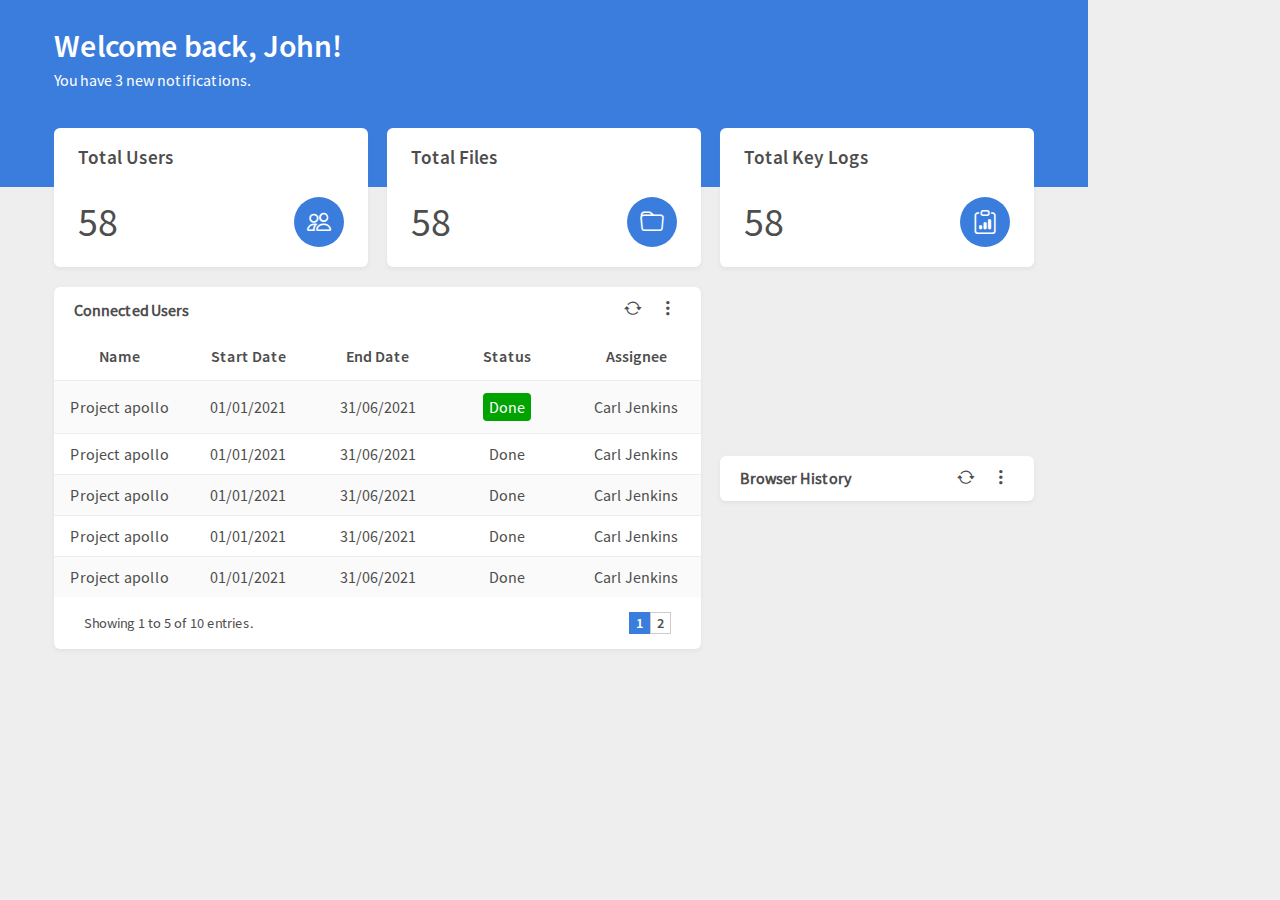
<file: Dashboard/index.html>
<!DOCTYPE html>
<html lang="en">
<head>
    <meta charset="UTF-8" />
    <meta http-equiv="X-UA-Compatible" content="IE=edge" />
    <meta name="viewport" content="width=device-width, initial-scale=1.0" />
    <title>Home</title>
    
    <link rel="stylesheet" href="https://cdn.jsdelivr.net/npm/bootstrap-icons@1.9.1/font/bootstrap-icons.css" />
    <link rel="stylesheet" href="../css/reset.css" />
    <link rel="stylesheet" href="../css/dashboard.css" />

</head>
<body>

<div class="main__section__ctn">

    <div class="dashboard">

        <div class="dashboard__greeting">

            <div class="dashboard__greeting__ctn">
                <h2>Welcome back, John!</h2>
                <h4>You have 3 new notifications.</h4>
            </div>
    
        </div>

        <div class="dashboard__ctn">

            <!-- dashboard box -->
            <div class="dashboard__miniBox">
                
                <div class="dashboard__miniBox__ctn">

                    <div class="dashboard__miniBox__ctn__header">
                        Total Users
                    </div>

                    <div class="dashboard__miniBox__ctn__content">
                        <p>58</p>
                        <figure><i class="bi bi-people"></i></figure>
                    </div>

                </div>

            </div>

            <div class="dashboard__miniBox">
                
                <div class="dashboard__miniBox__ctn">

                    <div class="dashboard__miniBox__ctn__header">
                        Total Files
                    </div>

                    <div class="dashboard__miniBox__ctn__content">
                        <p>58</p>
                        <figure><i class="bi bi-folder"></i></figure>
                    </div>

                </div>

            </div>

            <div class="dashboard__miniBox">
                
                <div class="dashboard__miniBox__ctn">

                    <div class="dashboard__miniBox__ctn__header">
                        Total Key Logs
                    </div>

                    <div class="dashboard__miniBox__ctn__content">
                        <p>58</p>
                        <figure><i class="bi bi-clipboard-data"></i></figure>
                    </div>

                </div>

            </div>

            <!-- dashboard large box -->
            <div class="dashboard__largeBox">

                <div class="dashboard__largeBox__ctn">

                    <div class="dashboard__largeBox__ctn__header">
                        <h4>Connected Users</h4>
                        <div>
                            <button><i class="bi bi-arrow-repeat"></i></button>
                            <button><i class="bi bi-three-dots-vertical"></i></button>
                        </div>
                    </div>

                    <div class="dashboard__largeBox__ctn__content">
                        
                        <div class="dashboard__largeBox__ctn__content__header">
                            <span>Name</span>
                            <span>Start Date</span>
                            <span>End Date</span>
                            <span>Status</span>
                            <span>Assignee</span>
                        </div>
                        <div class="dashboard__largeBox__ctn__content__section">
                            <article>
                                <p>Project apollo</p>
                                <p>01/01/2021</p>
                                <p>31/06/2021</p>
                                <p> <mark>Done</mark>  </p>
                                <p>Carl Jenkins</p>
                            </article>
                            <article>
                                <p>Project apollo</p>
                                <p>01/01/2021</p>
                                <p>31/06/2021</p>
                                <p>Done</p>
                                <p>Carl Jenkins</p>
                            </article>
                            <article>
                                <p>Project apollo</p>
                                <p>01/01/2021</p>
                                <p>31/06/2021</p>
                                <p>Done</p>
                                <p>Carl Jenkins</p>
                            </article>
                            <article>
                                <p>Project apollo</p>
                                <p>01/01/2021</p>
                                <p>31/06/2021</p>
                                <p>Done</p>
                                <p>Carl Jenkins</p>
                            </article>
                            <article>
                                <p>Project apollo</p>
                                <p>01/01/2021</p>
                                <p>31/06/2021</p>
                                <p>Done</p>
                                <p>Carl Jenkins</p>
                            </article>
                        </div>

                    </div>

                    <div class="dashboard__largeBox__ctn__footer">
                        <p>Showing 1 to 5 of 10 entries.</p>
                        <div>
                            <button style="background-color:#3b7ddd; color:#fff; border-color:#3b7ddd; ">1</button>
                            <button>2</button>
                        </div>
                    </div>

                </div>

            </div>

            <!-- dashboard graphic box -->
            <div class="dashboard__graphicBox">
                <div class="dashboard__graphicBox__ctn">

                    <div class="dashboard__graphicBox__ctn__header">

                        <h4>Browser History</h4>

                        <div>
                            <button><i class="bi bi-arrow-repeat"></i></button>
                            <button><i class="bi bi-three-dots-vertical"></i></button>
                        </div>

                    </div>

                </div>
            </div>

        </div>

    </div>

</div>

    

</body>
</html>
</file>
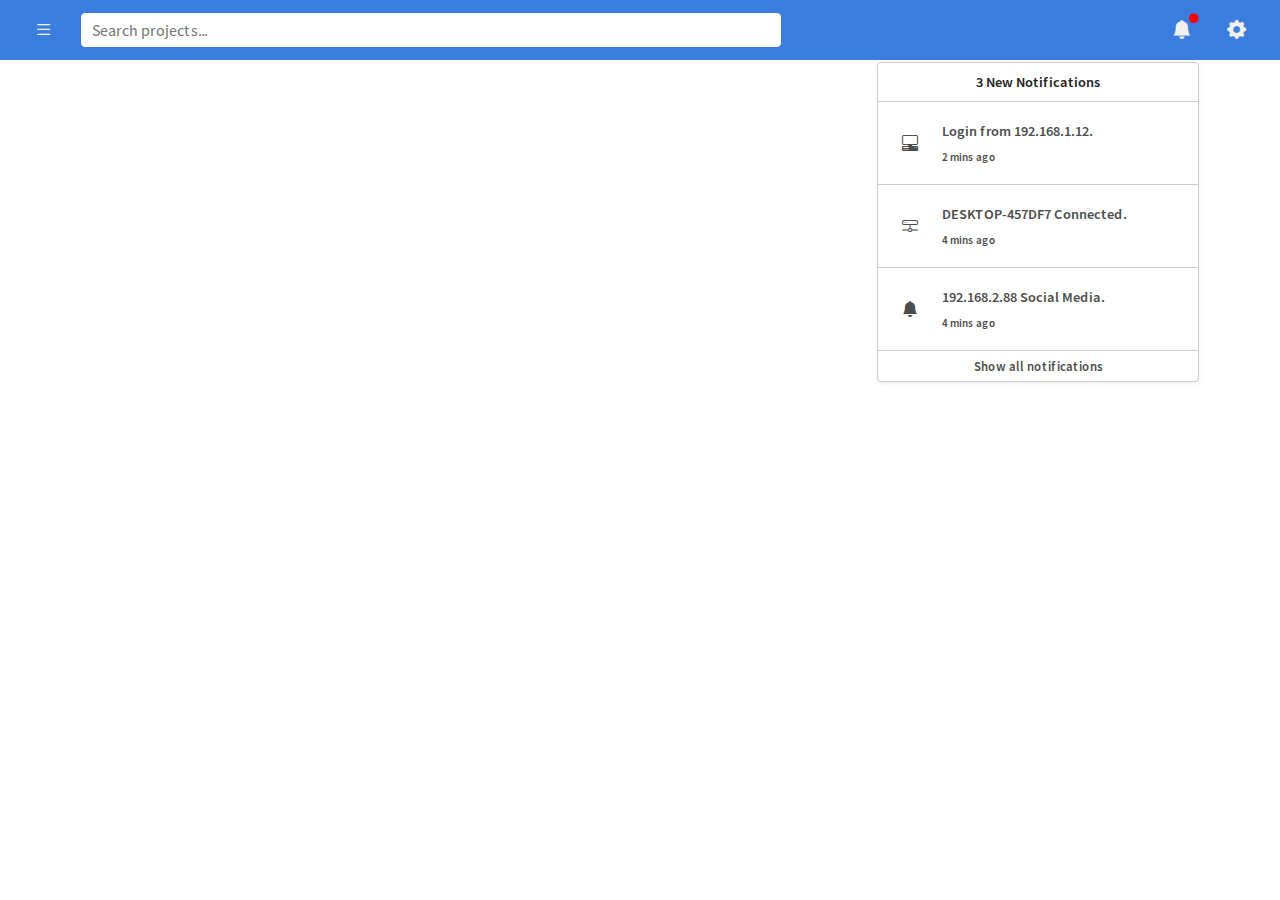
<file: Header/index.html>
<!DOCTYPE html>
<html lang="en">
<head>
    <meta charset="UTF-8" />
    <meta http-equiv="X-UA-Compatible" content="IE=edge" />
    <meta name="viewport" content="width=device-width, initial-scale=1.0" />
    <title>Document</title>

    <link rel="stylesheet" href="https://cdn.jsdelivr.net/npm/bootstrap-icons@1.9.1/font/bootstrap-icons.css" />
    <link rel="stylesheet" href="../css/reset.css" />
    <link rel="stylesheet" href="../css/header.css" />

</head>
<body>
    
    <header class="main__header">

        <div class="main__header__container">

            <div class="main__header__container__hideSearch">

                <div class="main__header__container__hideSearch__buttons">
                    <button id="btn_hide">
                        <i class="bi bi-list"></i>
                    </button>
                    <button id="btn_hide_responsive">
                        <i class="bi bi-list"></i>
                    </button>
                </div>

                <div class="main__header__container__hideSearch__search">
                    <input type="search" placeholder="Search projects..." />
                </div>
                
            </div>

            <div class="main__header__container__settings">
                <button>
                    <span><i class="bi bi-dot" style="color:red;"></i></span>
                    <i class="bi bi-bell-fill"></i>

                    <div id="dropdown__notifications" class="main__header__container__settings__dropdownNotifications">
                        <header>
                            3 New Notifications
                        </header>
                        <section>
                            <a href="#link1">
                                <i class="bi bi-pc-display-horizontal"></i>
                                <article>
                                    <p>Login from 192.168.1.12.</p>
                                    <time>2 mins ago</time>
                                </article>
                            </a>
                            <a href="#link2">
                                <i class="bi bi-hdd-network"></i>
                                <article>
                                    <p>DESKTOP-457DF7 Connected.</p>
                                    <time>4 mins ago</time>
                                </article>
                            </a>
                            <a href="#link3">
                                <i class="bi bi-bell-fill"></i>
                                <article>
                                    <p>192.168.2.88 Social Media.</p>
                                    <time>4 mins ago</time>
                                </article>
                            </a>
                        </section>
                        <footer>
                            <a href="#show_notifications">Show all notifications</a>
                        </footer>
                    </div>

                </button>
                <button> 
                    <i class="bi bi-gear-fill"></i>

                    <!-- <div id="dropdown__settings" class="main__header__container__settings__dropdownSettings" >

                        <section>
                            <a href="#link1">
                                <i class="bi bi-person-fill"></i>
                                <p>View Profile</p>
                            </a>
                            <a href="#link1">
                                <i class="bi bi-gear-fill"></i>
                                <p>Settings</p>
                            </a>
                        </section>
                        <footer>
                            <a href="#link1">
                                <i class="bi bi-arrow-right-square-fill"></i>
                                <p>Sign out</p>
                            </a>
                        </footer>

                    </div> -->

                </button>
            </div>

        </div>
    </header>

</body>
</html>
</file>
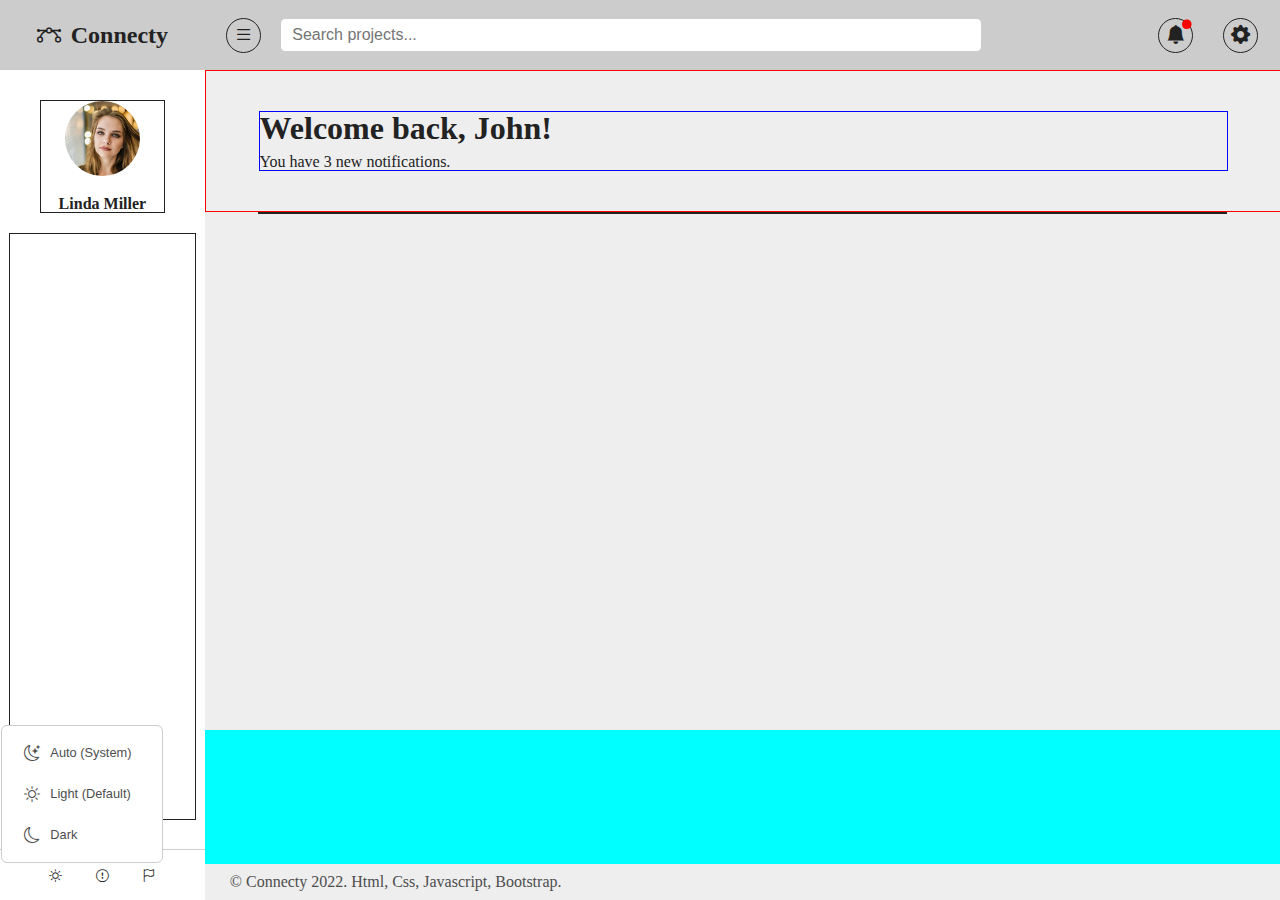
<file: Home/index.html>
<!DOCTYPE html>
<html lang="en">
<head>
    <meta charset="UTF-8" />
    <meta http-equiv="X-UA-Compatible" content="IE=edge" />
    <meta name="viewport" content="width=device-width, initial-scale=1.0" />
    <title>Home</title>
    
    <link rel="stylesheet" href="https://cdn.jsdelivr.net/npm/bootstrap-icons@1.9.1/font/bootstrap-icons.css" />
    <link rel="stylesheet" href="../css/reset.css" />
    <link rel="stylesheet" href="../css/home.css" />

<script>

let isOpen = false;

window.addEventListener("load", function(){

    const btn_hide = document.getElementById("btn_hide");

    const main__sidebar = document.querySelector(".main__sidebar");

    const main__section = document.querySelector(".main__section");

    btn_hide.addEventListener("click", function () {
        
        if(!isOpen){
            main__sidebar.style.left = "-16%";

            main__section.style.left = "0%";
            main__section.style.width = "100%";

            isOpen = true;
        }
        else{
            main__sidebar.style.left = "0%";

            main__section.style.left = "16%";
            main__section.style.width = "84%";

            isOpen = false;
        }

    })

})

</script>

</head>
<body>


<main class="base__container">

<aside class="main__sidebar">

    <div class="main__sidebar__header">
        <i class="bi bi-bezier"></i>
        <span>Connecty</span>
    </div>

    <div class="main__sidebar__logo">

        <figure>
            <img src="../images/user-image.jpg" alt="" />
        </figure>
        <h3>Linda Miller</h3>

    </div>

    <div class="main__sidebar__links">

        <!-- links go here... -->

    </div>

    <div class="main__sidebar__footer">

        <div class="main__sidebar__footer__container">
            <button class="main__sidebar__footer__button">
                <figure>
                    <i class="bi bi-brightness-high"></i>
                </figure>
    
                <div class="main__sidebar__footer__button__dropdownMode">
                    <a href="#">
                        <i class="bi bi-moon-stars"></i>
                        <p>Auto (System)</p>
                    </a>
                    <a href="#">
                        <i class="bi bi-brightness-high"></i>
                        <p>Light (Default)</p>
                    </a>
                    <a href="#">
                        <i class="bi bi-moon"></i>
                        <p>Dark</p>
                    </a>
                    
                </div>
                
            </button>
            <button class="main__sidebar__footer__button">
                <figure><i class="bi bi-exclamation-circle"></i></figure>
            </button>
            <button class="main__sidebar__footer__button">
                <figure><i class="bi bi-flag"></i></figure>

                <!-- <div class="main__sidebar__footer__button__dropdownLang">
                    <a href="#">
                        <i class="bi bi-flag"></i>
                        <p>English</p>
                    </a>
                    <a href="#">
                        <i class="bi bi-flag"></i>
                        <p>Spanish</p>
                    </a>
                    <a href="#">
                        <i class="bi bi-flag"></i>
                        <p>Deutsch</p>
                    </a>
                    
                </div> -->
                
            </button>
        </div>

    </div>

</aside>


<section class="main__section">

    <header class="main__section__header">

        <div class="main__section__header__container">

            <div class="main__section__header__container__hide__search">
                <div class="main__section__header__container__hide__search__hide">
                    <button id="btn_hide">
                        <i class="bi bi-list"></i>
                    </button>
                    <!-- <button id="btn_hide_responsive">
                        <i class="bi bi-list"></i>
                    </button> -->
                </div>

                <div class="main__section__header__container__hide__search__search">
                    <input type="search" placeholder="Search projects..." />
                </div>
                
            </div>

            <div class="main__section__header__container__settings">
                <button>
                    <span><i class="bi bi-dot" style="color:red;"></i></span>
                    <i class="bi bi-bell-fill"></i>

                    <!-- <div id="dropdown__notifications" class="main__section__header__container__settings__dropdownNotifications">

                        <header>
                            3 New Notifications
                        </header>

                        <section>
                            <a href="#link1">
                                <i class="bi bi-pc-display-horizontal"></i>
                                <article>
                                    <p>Login from 192.168.1.12.</p>
                                    <time>2 mins ago</time>
                                </article>
                            </a>
                            <a href="#link2">
                                <i class="bi bi-hdd-network"></i>
                                <article>
                                    <p>DESKTOP-457DF7 Connected.</p>
                                    <time>4 mins ago</time>
                                </article>
                            </a>
                            <a href="#link3">
                                <i class="bi bi-bell-fill"></i>
                                <article>
                                    <p>192.168.2.88 Social Media.</p>
                                    <time>4 mins ago</time>
                                </article>
                            </a>
                        </section>

                        <footer>
                            <a href="#show_notifications">Show all notifications</a>
                        </footer>

                    </div> -->

                </button>
                <button> 
                    <i class="bi bi-gear-fill"></i>

                    <!-- <div id="dropdown__settings" class="main__section__header__container__settings__dropdownSettings" >

                        <section>
                            <a href="#link1">
                                <i class="bi bi-person-fill"></i>
                                <p>View Profile</p>
                            </a>
                            <a href="#link1">
                                <i class="bi bi-gear-fill"></i>
                                <p>Settings</p>
                            </a>
                        </section>
                        <footer>
                            <a href="#link1">
                                <i class="bi bi-arrow-right-square-fill"></i>
                                <p>Sign out</p>
                            </a>
                        </footer>

                    </div> -->

                </button>
            </div>
        </div>
    </header>

    <section class="main__section__section">

        <div class="main__section__section__greetings">

            <div class="main__section__section__greetings__container">
                <h2>Welcome back, John!</h2>
                <h4>You have 3 new notifications.</h4>
            </div>
    
        </div>

        <div class="main__section__section__stats">



        </div>
        

    </section>

    <footer class="main__section__footer">
        <address>
            © Connecty 2022. Html, Css, Javascript, Bootstrap.
        </address>
    </footer>
            

</section>

</main>

</body>
</html>
</file>
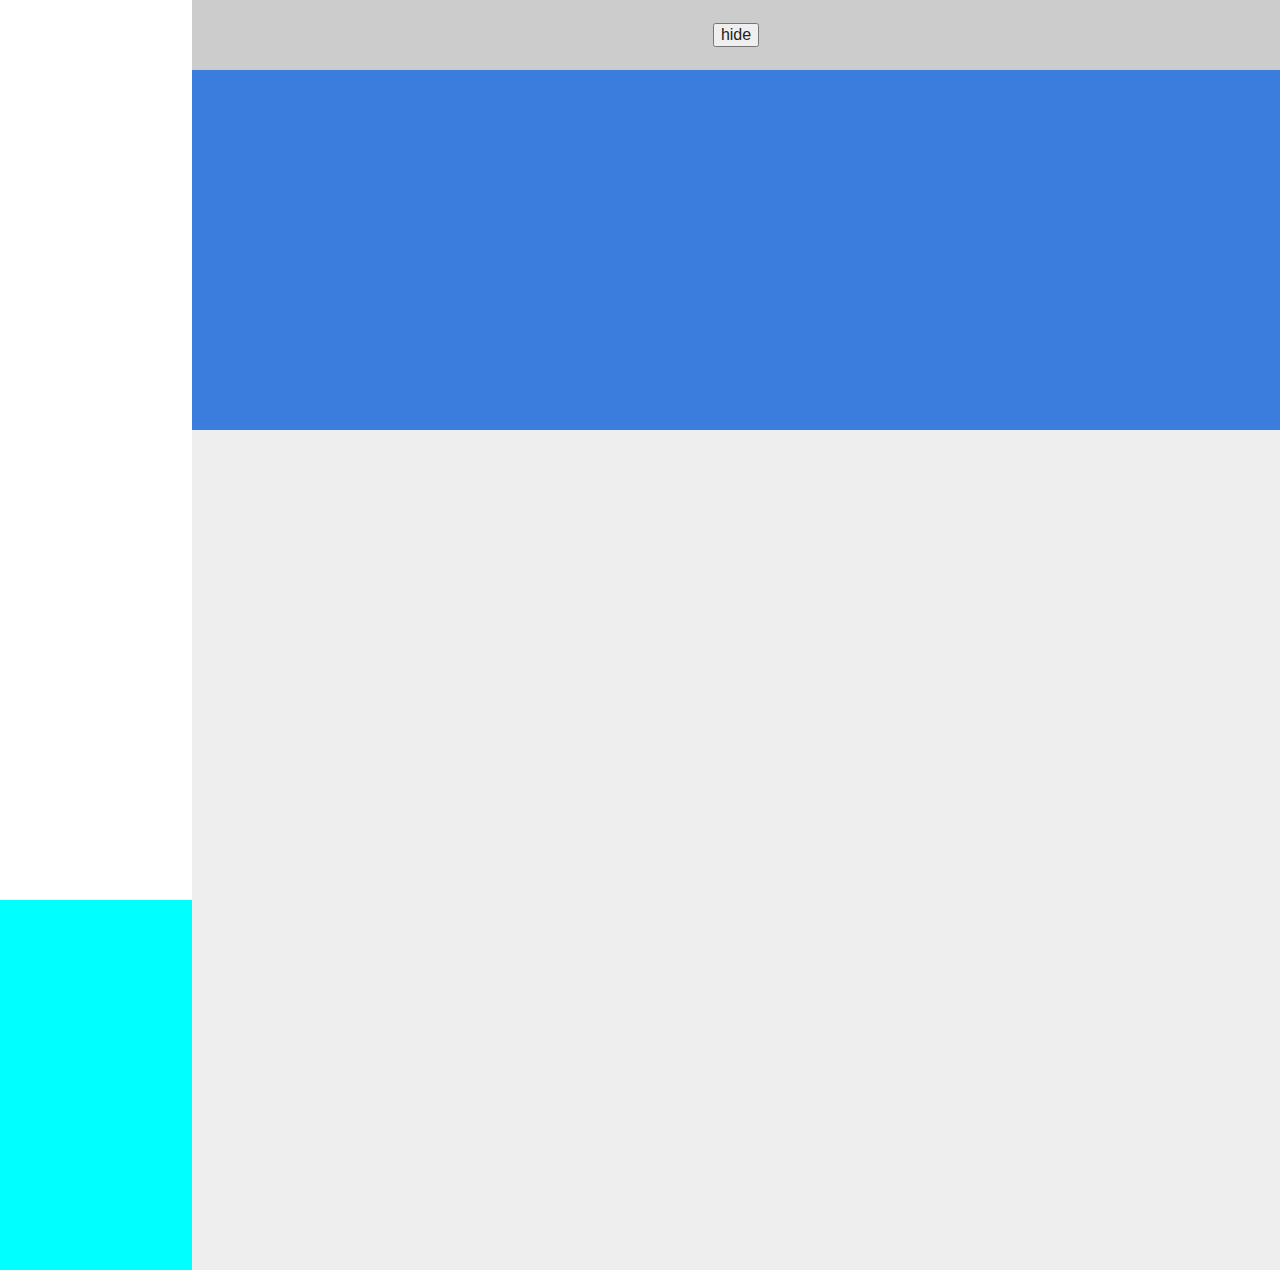
<file: Layout/index.html>
<!DOCTYPE html>
<html lang="en">
<head>
    <meta charset="UTF-8" />
    <meta http-equiv="X-UA-Compatible" content="IE=edge" />
    <meta name="viewport" content="width=device-width, initial-scale=1.0" />
    <title>Home</title>
    
    <link rel="stylesheet" href="https://cdn.jsdelivr.net/npm/bootstrap-icons@1.9.1/font/bootstrap-icons.css" />
    <link rel="stylesheet" href="../css/reset.css" />
    <link rel="stylesheet" href="../css/layout.css" />

<script>

let isOpen = false;

window.addEventListener("load", function(){

    const btn_hide = document.getElementById("btn_hide");

    const main__sidebar = document.querySelector(".main__sidebar");

    const main__section = document.querySelector(".main__section");

    btn_hide.addEventListener("click", function () {
        
        if(!isOpen){
            main__sidebar.style.left = "-15%";

            main__section.style.left = "0%";
            main__section.style.width = "100%";

            isOpen = true;
        }
        else{
            main__sidebar.style.left = "0%";

            main__section.style.left = "15%";
            main__section.style.width = "85%";

            isOpen = false;
        }

    })

})

</script>

</head>
<body>


<main class="base__container">

    <aside class="main__sidebar">

        <!-- sidebar content goes here... -->

    </aside>


    <section class="main__section">

        <header class="main__section__header">

            <button id="btn_hide">hide</button>

            <!-- header content goes here... -->

        </header>

        <section class="main__section__section">

            <!-- section content goes here... -->

        </section>

    </section>

</main>

</body>
</html>
</file>
<file: css/dashboard.css>
body {
  background-color: #eee;
}

@font-face {
  font-family: "SourceSansPro_light";
  src: url("../fonts/SourceSansPro-Light.ttf");
}
@font-face {
  font-family: "SourceSansPro_Regular";
  src: url("../fonts/SourceSansPro-Regular.ttf");
}
@font-face {
  font-family: "SourceSansPro_SemiBold";
  src: url("../fonts/SourceSansPro-SemiBold.ttf");
}
.main__section__ctn {
  width: 85%;
  box-sizing: border-box;
}
@media screen and (max-width: 1024px) {
  .main__section__ctn {
    width: 75%;
  }
}
@media screen and (max-width: 834px) {
  .main__section__ctn {
    width: 100%;
  }
}

.dashboard {
  box-sizing: border-box;
  width: 100%;
  margin: 0px auto;
  background: linear-gradient(to bottom, #3b7ddd 0%, #3b7ddd 28%, #eee 28%, #eee 100%);
}
@media screen and (max-width: 834px) {
  .dashboard {
    background: linear-gradient(to bottom, #3b7ddd 0%, #3b7ddd 32%, #eee 32%, #eee 100%);
  }
}
@media screen and (max-width: 428px) {
  .dashboard {
    background: linear-gradient(to bottom, #3b7ddd 0%, #3b7ddd 24%, #eee 24%, #eee 100%);
  }
}
.dashboard__greeting {
  width: 100%;
  box-sizing: border-box;
  overflow: hidden;
}
.dashboard__greeting__ctn {
  width: 90%;
  margin: 0 auto;
  margin-top: 30px;
  margin-bottom: 40px;
}
.dashboard__greeting__ctn h2 {
  width: 100%;
  display: block;
  margin-bottom: 10px;
  font-size: 2em;
  font-family: "SourceSansPro_SemiBold";
  color: #ffffff;
}
@media screen and (max-width: 834px) {
  .dashboard__greeting__ctn h2 {
    font-size: 1.6em;
    text-align: center;
  }
}
@media screen and (max-width: 428px) {
  .dashboard__greeting__ctn h2 {
    font-size: 1.4em;
    text-align: center;
  }
}
.dashboard__greeting__ctn h4 {
  width: 100%;
  display: block;
  font-size: 1em;
  font-family: "SourceSansPro_Regular";
  color: #ffffff;
}
@media screen and (max-width: 834px) {
  .dashboard__greeting__ctn h4 {
    font-size: 0.9em;
    text-align: center;
  }
}
@media screen and (max-width: 428px) {
  .dashboard__greeting__ctn h4 {
    font-size: 0.8em;
    text-align: center;
  }
}
.dashboard__ctn {
  width: 90%;
  margin: 0 auto;
  box-sizing: border-box;
  display: flex;
  justify-content: space-between;
  align-items: center;
  flex-wrap: wrap;
}

.dashboard__miniBox {
  background-color: #ffffff;
  border-radius: 6px;
  width: 32%;
  box-sizing: border-box;
  box-shadow: 0 2px 4px rgba(126, 142, 177, 0.12);
  margin-bottom: 20px;
}
@media screen and (max-width: 834px) {
  .dashboard__miniBox {
    margin-bottom: 15px;
  }
}
@media screen and (max-width: 428px) {
  .dashboard__miniBox {
    width: 100%;
    margin-bottom: 10px;
  }
}
.dashboard__miniBox__ctn {
  width: 85%;
  margin: 20px auto;
}
.dashboard__miniBox__ctn__header {
  width: -webkit-fit-content;
  width: -moz-fit-content;
  width: fit-content;
  font-size: 1.2em;
  font-family: "SourceSansPro_SemiBold";
  color: #4d4d4d;
}
@media screen and (max-width: 1024px) {
  .dashboard__miniBox__ctn__header {
    font-size: 1em;
  }
}
@media screen and (max-width: 834px) {
  .dashboard__miniBox__ctn__header {
    font-size: 0.9em;
  }
}
@media screen and (max-width: 428px) {
  .dashboard__miniBox__ctn__header {
    font-size: 0.8em;
  }
}
.dashboard__miniBox__ctn__content {
  width: 100%;
  margin-top: 30px;
  display: flex;
  justify-content: space-between;
  align-items: center;
}
@media screen and (max-width: 1024px) {
  .dashboard__miniBox__ctn__content {
    margin-top: 25px;
  }
}
@media screen and (max-width: 834px) {
  .dashboard__miniBox__ctn__content {
    margin-top: 20px;
  }
}
@media screen and (max-width: 428px) {
  .dashboard__miniBox__ctn__content {
    margin-top: 15px;
  }
}
.dashboard__miniBox__ctn__content p {
  width: -webkit-fit-content;
  width: -moz-fit-content;
  width: fit-content;
  font-size: 2.5em;
  font-family: "SourceSansPro_Regular";
  color: #4d4d4d;
}
@media screen and (max-width: 1024px) {
  .dashboard__miniBox__ctn__content p {
    font-size: 2.2em;
  }
}
@media screen and (max-width: 834px) {
  .dashboard__miniBox__ctn__content p {
    font-size: 2em;
  }
}
@media screen and (max-width: 428px) {
  .dashboard__miniBox__ctn__content p {
    font-size: 1.8em;
  }
}
.dashboard__miniBox__ctn__content figure {
  border-radius: 25px;
  width: 50px;
  height: 50px;
  display: flex;
  justify-content: center;
  align-items: center;
  background-color: #3b7ddd;
}
@media screen and (max-width: 1024px) {
  .dashboard__miniBox__ctn__content figure {
    width: 45px;
    height: 45px;
  }
}
@media screen and (max-width: 834px) {
  .dashboard__miniBox__ctn__content figure {
    width: 40px;
    height: 40px;
  }
}
@media screen and (max-width: 428px) {
  .dashboard__miniBox__ctn__content figure {
    width: 35px;
    height: 35px;
  }
}
.dashboard__miniBox__ctn__content figure i {
  font-size: 1.5em;
  color: #fff;
}
@media screen and (max-width: 1024px) {
  .dashboard__miniBox__ctn__content figure i {
    font-size: 1.2em;
  }
}
@media screen and (max-width: 834px) {
  .dashboard__miniBox__ctn__content figure i {
    font-size: 1em;
  }
}
@media screen and (max-width: 428px) {
  .dashboard__miniBox__ctn__content figure i {
    font-size: 0.9em;
  }
}

.dashboard__largeBox {
  background-color: #ffffff;
  border-radius: 6px;
  width: 66%;
  box-sizing: border-box;
  box-shadow: 0 2px 4px rgba(126, 142, 177, 0.12);
  margin-bottom: 20px;
}
@media screen and (max-width: 1024px) {
  .dashboard__largeBox {
    background-color: #ffffff;
    border-radius: 6px;
    width: 100%;
    box-sizing: border-box;
    box-shadow: 0 2px 4px rgba(126, 142, 177, 0.12);
  }
}
.dashboard__largeBox__ctn {
  width: 100%;
  box-sizing: border-box;
  position: relative;
}
.dashboard__largeBox__ctn__header {
  box-sizing: border-box;
  width: 100%;
  padding: 10px 20px;
  display: flex;
  justify-content: space-between;
  align-items: center;
}
@media screen and (max-width: 1024px) {
  .dashboard__largeBox__ctn__header {
    padding: 8px 15px;
  }
}
.dashboard__largeBox__ctn__header h4 {
  width: -webkit-fit-content;
  width: -moz-fit-content;
  width: fit-content;
  font-size: 1em;
  font-weight: bold;
  color: #4d4d4d;
  font-family: "SourceSansPro_Regular";
}
@media screen and (max-width: 1024px) {
  .dashboard__largeBox__ctn__header h4 {
    font-size: 0.9em;
  }
}
@media screen and (max-width: 834px) {
  .dashboard__largeBox__ctn__header h4 {
    font-size: 0.8em;
  }
}
.dashboard__largeBox__ctn__header div {
  width: -webkit-fit-content;
  width: -moz-fit-content;
  width: fit-content;
  display: flex;
  box-sizing: border-box;
}
.dashboard__largeBox__ctn__header div button {
  border: none;
  border-radius: 25px;
  width: 25px;
  height: 25px;
  margin-left: 10px;
  background-color: transparent;
  display: flex;
  justify-content: center;
  align-items: center;
}
@media screen and (max-width: 1024px) {
  .dashboard__largeBox__ctn__header div button {
    width: 20px;
    height: 20px;
    margin-left: 10px;
  }
}
@media screen and (max-width: 834px) {
  .dashboard__largeBox__ctn__header div button {
    width: 15px;
    height: 15px;
    margin-left: 20px;
  }
}
@media screen and (max-width: 428px) {
  .dashboard__largeBox__ctn__header div button {
    margin-left: 30px;
  }
}
.dashboard__largeBox__ctn__header div button i {
  width: -webkit-fit-content;
  width: -moz-fit-content;
  width: fit-content;
  font-size: 1.1em;
  color: #4d4d4d;
}
@media screen and (max-width: 1024px) {
  .dashboard__largeBox__ctn__header div button i {
    font-size: 1em;
  }
}
@media screen and (max-width: 834px) {
  .dashboard__largeBox__ctn__header div button i {
    font-size: 1em;
  }
}
@media screen and (max-width: 428px) {
  .dashboard__largeBox__ctn__header div button i {
    font-size: 0.9em;
  }
}
.dashboard__largeBox__ctn__content {
  width: 100%;
  box-sizing: border-box;
}
.dashboard__largeBox__ctn__content__header {
  width: 100%;
  box-sizing: border-box;
  display: flex;
  justify-content: center;
  align-items: center;
}
.dashboard__largeBox__ctn__content__header span {
  width: 20%;
  display: block;
  text-align: center;
  color: #4d4d4d;
  font-size: 1em;
  font-family: "SourceSansPro_SemiBold";
  padding: 16px 0;
}
@media screen and (max-width: 834px) {
  .dashboard__largeBox__ctn__content__header span {
    font-size: 0.9em;
    padding: 14px 0;
  }
}
@media screen and (max-width: 428px) {
  .dashboard__largeBox__ctn__content__header span {
    width: 23%;
    font-size: 0.8em;
    padding: 10px 0;
  }
  .dashboard__largeBox__ctn__content__header span:last-child {
    display: none;
  }
}
.dashboard__largeBox__ctn__content__section {
  width: 100%;
  box-sizing: border-box;
}
.dashboard__largeBox__ctn__content__section article {
  width: 100%;
  box-sizing: border-box;
  border-top: 1px solid #eee;
  display: flex;
  justify-content: center;
  align-items: center;
}
.dashboard__largeBox__ctn__content__section article:nth-of-type(odd) {
  background-color: #fafafa;
}
.dashboard__largeBox__ctn__content__section article p {
  width: 20%;
  display: block;
  text-align: center;
  font-size: 1em;
  font-family: "SourceSansPro_Regular";
  padding: 12px 0;
  color: #4d4d4d;
}
@media screen and (max-width: 834px) {
  .dashboard__largeBox__ctn__content__section article p {
    width: 23%;
    font-size: 0.9em;
    padding: 10px 0;
  }
}
@media screen and (max-width: 428px) {
  .dashboard__largeBox__ctn__content__section article p {
    font-size: 0.8em;
    padding: 8px 0;
  }
  .dashboard__largeBox__ctn__content__section article p:last-child {
    display: none;
  }
}
.dashboard__largeBox__ctn__content__section article p mark {
  display: inline-block;
  box-sizing: border-box;
  width: -webkit-fit-content;
  width: -moz-fit-content;
  width: fit-content;
  border-radius: 4px;
  color: #ffffff;
  padding: 6px;
  background-color: rgb(1, 163, 1);
}
@media screen and (max-width: 834px) {
  .dashboard__largeBox__ctn__content__section article p mark {
    padding: 4px;
  }
}
@media screen and (max-width: 428px) {
  .dashboard__largeBox__ctn__content__section article p mark {
    padding: 2px;
  }
}
.dashboard__largeBox__ctn__footer {
  width: 100%;
  box-sizing: border-box;
  padding: 15px 30px;
  display: flex;
  justify-content: space-between;
  align-items: center;
}
@media screen and (max-width: 1024px) {
  .dashboard__largeBox__ctn__footer {
    padding: 10px 30px;
  }
}
@media screen and (max-width: 834px) {
  .dashboard__largeBox__ctn__footer {
    padding: 8px 30px;
  }
}
.dashboard__largeBox__ctn__footer p {
  width: -webkit-fit-content;
  width: -moz-fit-content;
  width: fit-content;
  font-size: 0.9em;
  font-family: "SourceSansPro_Regular";
  color: #4d4d4d;
}
@media screen and (max-width: 1024px) {
  .dashboard__largeBox__ctn__footer p {
    font-size: 0.8em;
  }
}
@media screen and (max-width: 834px) {
  .dashboard__largeBox__ctn__footer p {
    font-size: 0.7em;
  }
}
.dashboard__largeBox__ctn__footer div {
  width: -webkit-fit-content;
  width: -moz-fit-content;
  width: fit-content;
  display: flex;
  box-sizing: border-box;
}
.dashboard__largeBox__ctn__footer div button {
  border: 1px solid #cccccc;
  background-color: transparent;
  font-size: 0.9em;
  font-family: "SourceSansPro_SemiBold";
  color: #4d4d4d;
}
@media screen and (max-width: 1024px) {
  .dashboard__largeBox__ctn__footer div button {
    font-size: 0.8em;
  }
}
@media screen and (max-width: 834px) {
  .dashboard__largeBox__ctn__footer div button {
    font-size: 0.7em;
  }
}

.dashboard__graphicBox {
  background-color: #ffffff;
  border-radius: 6px;
  width: 32%;
  box-sizing: border-box;
  box-shadow: 0 2px 4px rgba(126, 142, 177, 0.12);
}
@media screen and (max-width: 1024px) {
  .dashboard__graphicBox {
    background-color: #ffffff;
    border-radius: 6px;
    width: 36%;
    box-sizing: border-box;
    box-shadow: 0 2px 4px rgba(126, 142, 177, 0.12);
  }
}
@media screen and (max-width: 838px) {
  .dashboard__graphicBox {
    background-color: #ffffff;
    border-radius: 6px;
    width: 40%;
    box-sizing: border-box;
    box-shadow: 0 2px 4px rgba(126, 142, 177, 0.12);
  }
}
@media screen and (max-width: 428px) {
  .dashboard__graphicBox {
    background-color: #ffffff;
    border-radius: 6px;
    width: 100%;
    box-sizing: border-box;
    box-shadow: 0 2px 4px rgba(126, 142, 177, 0.12);
  }
}
.dashboard__graphicBox__ctn {
  width: 100%;
  box-sizing: border-box;
  position: relative;
}
.dashboard__graphicBox__ctn__header {
  box-sizing: border-box;
  width: 100%;
  padding: 10px 20px;
  display: flex;
  justify-content: space-between;
  align-items: center;
}
@media screen and (max-width: 1024px) {
  .dashboard__graphicBox__ctn__header {
    padding: 8px 15px;
  }
}
.dashboard__graphicBox__ctn__header h4 {
  width: -webkit-fit-content;
  width: -moz-fit-content;
  width: fit-content;
  font-size: 1em;
  font-weight: bold;
  color: #4d4d4d;
  font-family: "SourceSansPro_Regular";
}
@media screen and (max-width: 1024px) {
  .dashboard__graphicBox__ctn__header h4 {
    font-size: 0.9em;
  }
}
@media screen and (max-width: 834px) {
  .dashboard__graphicBox__ctn__header h4 {
    font-size: 0.8em;
  }
}
.dashboard__graphicBox__ctn__header div {
  width: -webkit-fit-content;
  width: -moz-fit-content;
  width: fit-content;
  display: flex;
  box-sizing: border-box;
}
.dashboard__graphicBox__ctn__header div button {
  border: none;
  border-radius: 25px;
  width: 25px;
  height: 25px;
  margin-left: 10px;
  background-color: transparent;
  display: flex;
  justify-content: center;
  align-items: center;
}
@media screen and (max-width: 1024px) {
  .dashboard__graphicBox__ctn__header div button {
    width: 20px;
    height: 20px;
    margin-left: 10px;
  }
}
@media screen and (max-width: 834px) {
  .dashboard__graphicBox__ctn__header div button {
    width: 15px;
    height: 15px;
    margin-left: 20px;
  }
}
@media screen and (max-width: 428px) {
  .dashboard__graphicBox__ctn__header div button {
    margin-left: 30px;
  }
}
.dashboard__graphicBox__ctn__header div button i {
  width: -webkit-fit-content;
  width: -moz-fit-content;
  width: fit-content;
  font-size: 1.1em;
  color: #4d4d4d;
}
@media screen and (max-width: 1024px) {
  .dashboard__graphicBox__ctn__header div button i {
    font-size: 1em;
  }
}
@media screen and (max-width: 834px) {
  .dashboard__graphicBox__ctn__header div button i {
    font-size: 1em;
  }
}
@media screen and (max-width: 428px) {
  .dashboard__graphicBox__ctn__header div button i {
    font-size: 0.9em;
  }
}/*# sourceMappingURL=dashboard.css.map */
</file>
<file: css/header.css>
@font-face {
  font-family: "SourceSansPro_light";
  src: url("../fonts/SourceSansPro-Light.ttf");
}
@font-face {
  font-family: "SourceSansPro_Regular";
  src: url("../fonts/SourceSansPro-Regular.ttf");
}
@font-face {
  font-family: "SourceSansPro_SemiBold";
  src: url("../fonts/SourceSansPro-SemiBold.ttf");
}
.main__header {
  width: 100%;
  height: 60px;
  background-color: #3b7ddd;
  display: flex;
  justify-content: center;
  align-items: center;
  position: -webkit-sticky;
  position: sticky;
  top: 0;
  left: 0;
  z-index: 10;
}
@media screen and (max-width: 834px) {
  .main__header {
    height: 50px;
  }
}
.main__header__container {
  width: 96%;
  margin: 0 auto;
  display: flex;
  justify-content: space-between;
  align-items: center;
}
.main__header__container__hideSearch {
  width: -webkit-fit-content;
  width: -moz-fit-content;
  width: fit-content;
  box-sizing: border-box;
  display: flex;
  justify-content: none;
  align-items: center;
}
.main__header__container__hideSearch__buttons {
  width: -webkit-fit-content;
  width: -moz-fit-content;
  width: fit-content;
  box-sizing: border-box;
  display: flex;
  justify-content: center;
  align-items: center;
}
.main__header__container__hideSearch__buttons button {
  width: 35px;
  height: 35px;
  border: none;
  border-radius: 50%;
  outline: none;
  display: flex;
  justify-content: center;
  align-items: center;
  cursor: pointer;
  background-color: transparent;
  transition: background-color 0.4s ease-in-out;
}
.main__header__container__hideSearch__buttons button i {
  display: flex;
  justify-content: center;
  align-items: center;
  font-size: 1.2em;
  color: #f1f1f1;
}
.main__header__container__hideSearch__buttons button i:hover {
  color: #ffffff;
}
@media screen and (max-width: 834px) {
  .main__header__container__hideSearch__buttons button i {
    font-size: 1em;
  }
}
@media screen and (max-width: 834px) {
  .main__header__container__hideSearch__buttons button i {
    font-size: 0.9em;
  }
}
.main__header__container__hideSearch__buttons button:last-child {
  display: none;
}
.main__header__container__hideSearch__search {
  width: -webkit-fit-content;
  width: -moz-fit-content;
  width: fit-content;
  margin-left: 20px;
}
@media screen and (max-width: 428px) {
  .main__header__container__hideSearch__search {
    margin-left: 10px;
  }
}
.main__header__container__hideSearch__search input {
  border: 1px solid #ffffff;
  border-radius: 4px;
  box-sizing: border-box;
  width: 700px;
  font-size: 1em;
  font-family: "SourceSansPro_Regular";
  padding: 6px 10px;
  outline: none;
}
@media screen and (max-width: 1024px) {
  .main__header__container__hideSearch__search input {
    width: 600px;
  }
}
@media screen and (max-width: 834px) {
  .main__header__container__hideSearch__search input {
    width: 500px;
    font-size: 0.9em;
    padding: 4px 8px;
  }
}
@media screen and (max-width: 428px) {
  .main__header__container__hideSearch__search input {
    width: 260px;
    font-size: 0.8em;
    padding: 2px 6px;
  }
}
.main__header__container__settings {
  width: -webkit-fit-content;
  width: -moz-fit-content;
  width: fit-content;
  box-sizing: border-box;
  display: flex;
  justify-content: center;
  align-items: center;
}
.main__header__container__settings button {
  width: 35px;
  height: 35px;
  border: none;
  border-radius: 50%;
  outline: none;
  display: flex;
  justify-content: center;
  align-items: center;
  cursor: pointer;
  background-color: transparent;
  transition: background-color 0.4s ease-in-out;
  position: relative;
}
.main__header__container__settings button i {
  display: flex;
  justify-content: center;
  align-items: center;
  font-size: 1.2em;
  color: #f1f1f1;
}
.main__header__container__settings button i:hover {
  color: #ffffff;
}
@media screen and (max-width: 834px) {
  .main__header__container__settings button i {
    font-size: 1em;
  }
}
@media screen and (max-width: 834px) {
  .main__header__container__settings button i {
    font-size: 0.9em;
  }
}
.main__header__container__settings button:hover > span {
  top: -25px;
}
.main__header__container__settings button:last-child {
  margin-left: 20px;
}
@media screen and (max-width: 428px) {
  .main__header__container__settings button:last-child {
    margin-left: 10px;
  }
}
.main__header__container__settings button span {
  display: flex;
  justify-content: center;
  align-items: center;
  position: absolute;
  top: -20px;
  right: -20px;
  transition: top 0.2s ease-in-out;
}
@media screen and (max-width: 428px) {
  .main__header__container__settings button span {
    top: -12px;
    right: -10px;
  }
}
.main__header__container__settings button span i {
  display: flex;
  justify-content: center;
  align-items: center;
  font-size: 3.2em;
}
@media screen and (max-width: 428px) {
  .main__header__container__settings button span i {
    font-size: 2.4em;
  }
}
@-webkit-keyframes dropdown-animations {
  from {
    top: 140%;
  }
  to {
    top: 100%;
  }
}
@keyframes dropdown-animations {
  from {
    top: 140%;
  }
  to {
    top: 100%;
  }
}
.main__header__container__settings__dropdownNotifications {
  border: 1px solid #ccc;
  border-radius: 4px;
  width: 320px;
  position: absolute;
  top: 140%;
  right: 0;
  -webkit-animation-name: "dropdown-animations";
          animation-name: "dropdown-animations";
  -webkit-animation-fill-mode: forwards;
          animation-fill-mode: forwards;
  -webkit-animation-duration: 0.4s;
          animation-duration: 0.4s;
  background-color: #ffffff;
  z-index: 90;
  box-shadow: 0 2px 4px rgba(126, 142, 177, 0.12);
}
@media screen and (max-width: 834px) {
  .main__header__container__settings__dropdownNotifications {
    width: 280px;
    right: 0%;
  }
}
@media screen and (max-width: 428px) {
  .main__header__container__settings__dropdownNotifications {
    width: 220px;
    right: 0%;
  }
}
.main__header__container__settings__dropdownNotifications header {
  width: 100%;
  border-bottom: 1px solid #ccc;
  font-size: 0.9em;
  font-family: "SourceSansPro_SemiBold";
  text-align: center;
  padding: 10px 0;
  cursor: default;
}
@media screen and (max-width: 834px) {
  .main__header__container__settings__dropdownNotifications header {
    font-size: 0.8em;
  }
}
@media screen and (max-width: 428px) {
  .main__header__container__settings__dropdownNotifications header {
    font-size: 0.7em;
    padding: 8px 0;
  }
}
.main__header__container__settings__dropdownNotifications section {
  width: 100%;
  box-sizing: border-box;
}
.main__header__container__settings__dropdownNotifications section a {
  width: 100%;
  box-sizing: border-box;
  border-bottom: 1px solid #ccc;
  padding: 20px 0;
  display: flex;
  justify-content: space-between;
  align-items: center;
}
.main__header__container__settings__dropdownNotifications section a:hover {
  background-color: #fafafa;
}
@media screen and (max-width: 834px) {
  .main__header__container__settings__dropdownNotifications section a {
    padding: 16px;
  }
}
@media screen and (max-width: 428px) {
  .main__header__container__settings__dropdownNotifications section a {
    padding: 10px;
  }
}
.main__header__container__settings__dropdownNotifications section a i {
  width: 20%;
  font-size: 1em;
  font-family: "SourceSansPro_SemiBold";
  color: #4d4d4d;
  display: flex;
  justify-content: center;
  align-items: center;
}
@media screen and (max-width: 834px) {
  .main__header__container__settings__dropdownNotifications section a i {
    font-size: 0.9em;
  }
}
@media screen and (max-width: 428px) {
  .main__header__container__settings__dropdownNotifications section a i {
    font-size: 0.8em;
  }
}
.main__header__container__settings__dropdownNotifications section a article {
  width: 80%;
  box-sizing: border-box;
}
.main__header__container__settings__dropdownNotifications section a article p {
  width: 100%;
  margin-bottom: 10px;
  font-size: 0.9em;
  font-family: "SourceSansPro_SemiBold";
  text-align: left;
  color: #4d4d4d;
}
@media screen and (max-width: 834px) {
  .main__header__container__settings__dropdownNotifications section a article p {
    margin-bottom: 6px;
    font-size: 0.8em;
  }
}
@media screen and (max-width: 428px) {
  .main__header__container__settings__dropdownNotifications section a article p {
    margin-bottom: 4px;
    font-size: 0.7em;
  }
}
.main__header__container__settings__dropdownNotifications section a article time {
  width: -webkit-fit-content;
  width: -moz-fit-content;
  width: fit-content;
  display: block;
  font-size: 0.7em;
  font-family: "SourceSansPro_SemiBold";
  text-align: left;
  color: #4d4d4d;
}
@media screen and (max-width: 834px) {
  .main__header__container__settings__dropdownNotifications section a article time {
    font-size: 0.6em;
  }
}
@media screen and (max-width: 428px) {
  .main__header__container__settings__dropdownNotifications section a article time {
    font-size: 0.5em;
  }
}
.main__header__container__settings__dropdownNotifications footer {
  width: 100%;
  box-sizing: border-box;
  text-align: center;
  padding: 6px 0;
}
.main__header__container__settings__dropdownNotifications footer a {
  width: -webkit-fit-content;
  width: -moz-fit-content;
  width: fit-content;
  color: #4d4d4d;
  font-size: 0.8em;
  font-family: "SourceSansPro_SemiBold";
}
@media screen and (max-width: 834px) {
  .main__header__container__settings__dropdownNotifications footer a {
    font-size: 0.7em;
  }
}
@media screen and (max-width: 428px) {
  .main__header__container__settings__dropdownNotifications footer a {
    font-size: 0.6em;
  }
}
@media screen and (max-width: 834px) {
  .main__header__container__settings__dropdownNotifications footer {
    padding: 4px 0;
  }
}
.main__header__container__settings__dropdownSettings {
  border: 1px solid #ccc;
  border-radius: 4px;
  width: 150px;
  position: absolute;
  top: 140%;
  right: 0;
  -webkit-animation-name: "dropdown-animations";
          animation-name: "dropdown-animations";
  -webkit-animation-fill-mode: forwards;
          animation-fill-mode: forwards;
  -webkit-animation-duration: 0.4s;
          animation-duration: 0.4s;
  background-color: #ffffff;
  z-index: 90;
  box-shadow: 0 2px 4px rgba(126, 142, 177, 0.12);
}
@media screen and (max-width: 834px) {
  .main__header__container__settings__dropdownSettings {
    width: 120px;
  }
}
.main__header__container__settings__dropdownSettings section {
  width: 100%;
  margin: 6px 0;
  box-sizing: border-box;
}
.main__header__container__settings__dropdownSettings section a {
  box-sizing: border-box;
  padding: 8px 0;
  display: flex;
  justify-content: center;
  align-items: center;
}
.main__header__container__settings__dropdownSettings section a:hover {
  background-color: #fafafa;
}
.main__header__container__settings__dropdownSettings section a i {
  display: flex;
  justify-content: center;
  align-items: center;
  width: 20%;
  font-size: 1.2em;
  color: #4d4d4d;
}
@media screen and (max-width: 834px) {
  .main__header__container__settings__dropdownSettings section a i {
    font-size: 1em;
  }
}
.main__header__container__settings__dropdownSettings section a p {
  width: 60%;
  font-size: 0.9em;
  font-family: "SourceSansPro_Regular";
  text-align: left;
  color: #4d4d4d;
}
@media screen and (max-width: 834px) {
  .main__header__container__settings__dropdownSettings section a p {
    font-size: 0.8em;
  }
}
.main__header__container__settings__dropdownSettings footer {
  width: 100%;
  border-top: 1px solid #ccc;
  box-sizing: border-box;
}
.main__header__container__settings__dropdownSettings footer a {
  width: 100%;
  box-sizing: border-box;
  display: flex;
  justify-content: center;
  align-items: center;
  padding: 6px 0;
  margin: 4px 0;
}
.main__header__container__settings__dropdownSettings footer a:hover {
  background-color: #f1f1f1;
}
.main__header__container__settings__dropdownSettings footer a i {
  display: flex;
  justify-content: center;
  align-items: center;
  width: 20%;
  font-size: 1.2em;
  color: #4d4d4d;
}
@media screen and (max-width: 834px) {
  .main__header__container__settings__dropdownSettings footer a i {
    font-size: 1em;
  }
}
.main__header__container__settings__dropdownSettings footer a p {
  width: 60%;
  font-size: 0.9em;
  text-align: left;
  color: #4d4d4d;
}
@media screen and (max-width: 834px) {
  .main__header__container__settings__dropdownSettings footer a p {
    font-size: 0.8em;
  }
}/*# sourceMappingURL=header.css.map */
</file>
<file: css/home.css>
html, body {
  width: 100vw;
  height: 100vh;
  margin: 0;
  padding: 0;
}

.base__container {
  width: 100%;
  height: 100%;
  background-color: aqua;
  position: -webkit-sticky;
  position: sticky;
  top: 0;
  left: 0;
  display: flex;
  align-items: flex-start;
  z-index: 0;
}

.main__sidebar {
  width: 16%;
  height: 100%;
  position: fixed;
  left: 0%;
  transition: left 0.4s ease-in-out;
  background-color: #ffffff;
}
.main__sidebar__header {
  width: 100%;
  height: 70px;
  background-color: #ccc;
  display: flex;
  justify-content: center;
  align-items: center;
  z-index: 5;
}
.main__sidebar__header i {
  font-size: 1.5em;
}
.main__sidebar__header span {
  margin-left: 10px;
  font-weight: bold;
  font-size: 1.5em;
}
.main__sidebar__logo {
  border: 1px solid;
  width: 60%;
  margin: 0 auto;
  margin-top: 30px;
}
.main__sidebar__logo figure {
  width: 75px;
  height: 75px;
  margin: 0 auto;
  border-radius: 50%;
}
.main__sidebar__logo figure img {
  width: 100%;
  height: 100%;
  border-radius: 50%;
}
.main__sidebar__logo h3 {
  width: -webkit-fit-content;
  width: -moz-fit-content;
  width: fit-content;
  margin: 0 auto;
  margin-top: 20px;
  font-size: 1em;
  font-weight: bold;
}
.main__sidebar__links {
  border: 1px solid;
  width: 90%;
  height: 65%;
  margin: 0 auto;
  margin-top: 20px;
}
.main__sidebar__footer {
  width: 100%;
  border-top: 1px solid #cccccc;
  position: absolute;
  bottom: 0;
  left: 0;
  background-color: transparent;
}
.main__sidebar__footer__container {
  width: 60%;
  margin: 10px auto;
  display: flex;
  align-items: center;
  justify-content: space-between;
}
.main__sidebar__footer__button {
  border: 1px solid;
  position: relative;
  width: 30px;
  height: 30px;
  border: none;
  border-radius: 50%;
  outline: none;
  display: flex;
  justify-content: center;
  align-items: center;
  cursor: pointer;
  background-color: transparent;
  transition: background-color 0.4s ease-in-out;
}
.main__sidebar__footer__button:hover {
  background-color: #f1f1f1;
}
.main__sidebar__footer__button i {
  font-size: 0.8em;
}
.main__sidebar__footer__button__dropdownMode {
  border: 1px solid #cccccc;
  border-radius: 6px;
  padding: 4px 0;
  width: 160px;
  position: absolute;
  bottom: 90%;
  background-color: #ffffff;
  z-index: 90;
  -webkit-animation-name: sidebar-button-dropdown-animations;
          animation-name: sidebar-button-dropdown-animations;
  -webkit-animation-fill-mode: forwards;
          animation-fill-mode: forwards;
  -webkit-animation-duration: 0.5s;
          animation-duration: 0.5s;
  left: -40px;
}
@-webkit-keyframes sidebar-button-dropdown-animations {
  from {
    bottom: 90%;
  }
  to {
    bottom: 120%;
  }
}
@keyframes sidebar-button-dropdown-animations {
  from {
    bottom: 90%;
  }
  to {
    bottom: 120%;
  }
}
.main__sidebar__footer__button__dropdownMode a {
  width: 92%;
  margin: 0 auto;
  border-radius: 4px;
  margin: 5px auto;
  box-sizing: border-box;
  display: flex;
  padding: 10px 16px;
}
.main__sidebar__footer__button__dropdownMode a:hover {
  background-color: #f1f1f1;
}
.main__sidebar__footer__button__dropdownMode a i {
  display: flex;
  justify-content: center;
  align-items: center;
  font-size: 1em;
  color: #4d4d4d;
}
.main__sidebar__footer__button__dropdownMode a p {
  margin-left: 10px;
  font-size: 0.8em;
  text-align: left;
  color: #4d4d4d;
}
.main__sidebar__footer__button__dropdownLang {
  border: 1px solid #cccccc;
  border-radius: 6px;
  padding: 4px 0;
  width: 120px;
  position: absolute;
  bottom: 90%;
  background-color: #ffffff;
  z-index: 90;
  -webkit-animation-name: sidebar-button-dropdown-animations;
          animation-name: sidebar-button-dropdown-animations;
  -webkit-animation-fill-mode: forwards;
          animation-fill-mode: forwards;
  -webkit-animation-duration: 0.5s;
          animation-duration: 0.5s;
  right: -50px;
}
@keyframes sidebar-button-dropdown-animations {
  from {
    bottom: 90%;
  }
  to {
    bottom: 120%;
  }
}
.main__sidebar__footer__button__dropdownLang a {
  width: 92%;
  margin: 0 auto;
  border-radius: 4px;
  margin: 5px auto;
  box-sizing: border-box;
  display: flex;
  padding: 10px 16px;
}
.main__sidebar__footer__button__dropdownLang a:hover {
  background-color: #f1f1f1;
}
.main__sidebar__footer__button__dropdownLang a i {
  display: flex;
  justify-content: center;
  align-items: center;
  font-size: 1em;
  color: #4d4d4d;
}
.main__sidebar__footer__button__dropdownLang a p {
  margin-left: 10px;
  font-size: 0.8em;
  text-align: left;
  color: #4d4d4d;
}

.main__section {
  height: 100%;
  position: relative;
  width: 84%;
  left: 16%;
  transition: all 0.4s ease-in-out;
  overflow-y: auto;
  z-index: 5;
}
.main__section__header {
  width: 100%;
  height: 70px;
  background-color: #ccc;
  display: flex;
  justify-content: center;
  align-items: center;
}
.main__section__header__container {
  width: 96%;
  margin: 0 auto;
  display: flex;
  justify-content: space-between;
  align-items: center;
}
.main__section__header__container__hide__search {
  width: -webkit-fit-content;
  width: -moz-fit-content;
  width: fit-content;
  display: flex;
  align-items: center;
}
.main__section__header__container__hide__search__hide {
  width: -webkit-fit-content;
  width: -moz-fit-content;
  width: fit-content;
}
.main__section__header__container__hide__search__hide button {
  width: 35px;
  height: 35px;
  border: 1px solid;
  border-radius: 50%;
  outline: none;
  display: flex;
  justify-content: center;
  align-items: center;
  cursor: pointer;
  background-color: transparent;
  transition: background-color 0.4s ease-in-out;
}
.main__section__header__container__hide__search__hide button:hover {
  background-color: #f1f1f1;
}
.main__section__header__container__hide__search__hide button i {
  display: flex;
  font-size: 1.2em;
}
.main__section__header__container__hide__search__search {
  width: -webkit-fit-content;
  width: -moz-fit-content;
  width: fit-content;
  margin-left: 20px;
}
.main__section__header__container__hide__search__search input {
  border: 1px solid #ffffff;
  width: 700px;
  box-sizing: border-box;
  font-size: 1em;
  padding: 6px 10px;
  border-radius: 4px;
  outline: none;
}
.main__section__header__container__settings {
  width: -webkit-fit-content;
  width: -moz-fit-content;
  width: fit-content;
  display: flex;
}
.main__section__header__container__settings button:last-child {
  margin-left: 30px;
}
.main__section__header__container__settings button {
  width: 35px;
  height: 35px;
  border: 1px solid;
  border-radius: 50%;
  outline: none;
  display: flex;
  justify-content: center;
  align-items: center;
  cursor: pointer;
  background-color: transparent;
  transition: background-color 0.4s ease-in-out;
  position: relative;
}
.main__section__header__container__settings button:hover {
  background-color: #f1f1f1;
}
.main__section__header__container__settings button:hover > span {
  top: -25px;
}
.main__section__header__container__settings button > i {
  display: flex;
  font-size: 1.2em;
}
.main__section__header__container__settings button > span {
  display: flex;
  position: absolute;
  top: -20px;
  right: -20px;
  transition: top 0.2s ease-in-out;
}
.main__section__header__container__settings button > span i {
  display: flex;
  font-size: 3.2em;
}
@-webkit-keyframes dropdown-animations {
  from {
    top: 100%;
  }
  to {
    top: 140%;
  }
}
@keyframes dropdown-animations {
  from {
    top: 100%;
  }
  to {
    top: 140%;
  }
}
.main__section__header__container__settings__dropdownNotifications {
  border: 1px solid #ccc;
  border-radius: 4px;
  width: 320px;
  position: absolute;
  top: 140%;
  right: 0;
  -webkit-animation-name: "dropdown-animations";
          animation-name: "dropdown-animations";
  -webkit-animation-fill-mode: forwards;
          animation-fill-mode: forwards;
  -webkit-animation-duration: 0.4s;
          animation-duration: 0.4s;
  background-color: #ffffff;
  z-index: 90;
}
.main__section__header__container__settings__dropdownNotifications header {
  width: 100%;
  border-bottom: 1px solid #ccc;
  font-size: 0.9em;
  text-align: center;
  padding: 10px 0;
  cursor: default;
}
.main__section__header__container__settings__dropdownNotifications section {
  width: 100%;
  box-sizing: border-box;
}
.main__section__header__container__settings__dropdownNotifications section a {
  border-bottom: 1px solid #ccc;
  display: flex;
  justify-content: space-between;
  align-items: center;
  padding: 20px 0;
}
.main__section__header__container__settings__dropdownNotifications section a:hover {
  background-color: #f1f1f1;
}
.main__section__header__container__settings__dropdownNotifications section a i {
  width: 20%;
  font-size: 1em;
  color: #4d4d4d;
}
.main__section__header__container__settings__dropdownNotifications section a article {
  width: 80%;
  box-sizing: border-box;
}
.main__section__header__container__settings__dropdownNotifications section a article p {
  width: 100%;
  margin-bottom: 10px;
  font-size: 0.9em;
  text-align: left;
  color: #4d4d4d;
}
.main__section__header__container__settings__dropdownNotifications section a article time {
  width: -webkit-fit-content;
  width: -moz-fit-content;
  width: fit-content;
  display: block;
  font-size: 0.7em;
  text-align: left;
  color: #4d4d4d;
}
.main__section__header__container__settings__dropdownNotifications footer {
  width: 100%;
  box-sizing: border-box;
  text-align: center;
  padding: 6px 0;
}
.main__section__header__container__settings__dropdownNotifications footer a {
  color: #4d4d4d;
  font-size: 0.8em;
}
.main__section__header__container__settings__dropdownSettings {
  border: 1px solid #ccc;
  border-radius: 4px;
  width: 150px;
  position: absolute;
  top: 100%;
  right: 0;
  -webkit-animation-name: "dropdown-animations";
          animation-name: "dropdown-animations";
  -webkit-animation-fill-mode: forwards;
          animation-fill-mode: forwards;
  -webkit-animation-duration: 0.4s;
          animation-duration: 0.4s;
  background-color: #ffffff;
  z-index: 90;
}
.main__section__header__container__settings__dropdownSettings section {
  width: 100%;
  margin: 6px 0;
}
.main__section__header__container__settings__dropdownSettings section a {
  box-sizing: border-box;
  display: flex;
  justify-content: center;
  align-items: center;
  padding: 8px 0;
}
.main__section__header__container__settings__dropdownSettings section a:hover {
  background-color: #f1f1f1;
}
.main__section__header__container__settings__dropdownSettings section a i {
  display: flex;
  justify-content: center;
  align-items: center;
  width: 20%;
  font-size: 1.2em;
  color: #4d4d4d;
}
.main__section__header__container__settings__dropdownSettings section a p {
  width: 60%;
  font-size: 0.9em;
  text-align: left;
  color: #4d4d4d;
}
.main__section__header__container__settings__dropdownSettings footer {
  width: 100%;
  border-top: 1px solid #ccc;
}
.main__section__header__container__settings__dropdownSettings footer a {
  box-sizing: border-box;
  display: flex;
  justify-content: center;
  align-items: center;
  padding: 6px 0;
  margin: 4px 0;
}
.main__section__header__container__settings__dropdownSettings footer a:hover {
  background-color: #f1f1f1;
}
.main__section__header__container__settings__dropdownSettings footer a i {
  display: flex;
  justify-content: center;
  align-items: center;
  width: 20%;
  font-size: 1.2em;
  color: #4d4d4d;
}
.main__section__header__container__settings__dropdownSettings footer a p {
  width: 60%;
  font-size: 0.9em;
  text-align: left;
  color: #4d4d4d;
}
.main__section__section {
  width: 100%;
  height: 660px;
  background-color: #eee;
  overflow-y: auto;
  z-index: 5;
  position: relative;
}
.main__section__section__greetings {
  border: 1px solid red;
  width: 100%;
  background-color: transparent;
  overflow: hidden;
  z-index: 5;
}
.main__section__section__greetings__container {
  border: 1px solid blue;
  width: 90%;
  margin: 40px auto;
}
.main__section__section__greetings__container h2 {
  width: -webkit-fit-content;
  width: -moz-fit-content;
  width: fit-content;
  display: block;
  margin-bottom: 10px;
  font-size: 2em;
  font-weight: bold;
}
.main__section__section__greetings__container h4 {
  width: -webkit-fit-content;
  width: -moz-fit-content;
  width: fit-content;
  display: block;
  font-size: 1em;
}
.main__section__section__stats {
  border: 1px solid;
  width: 90%;
  margin: 0px auto;
}
.main__section__footer {
  width: 100%;
  background-color: #eee;
  position: absolute;
  bottom: 0;
  left: 0;
}
.main__section__footer address {
  display: block;
  width: -webkit-fit-content;
  width: -moz-fit-content;
  width: fit-content;
  margin: 10px 0;
  margin-left: 25px;
  font-size: 1em;
  color: #4d4d4d;
}/*# sourceMappingURL=home.css.map */
</file>
<file: css/layout.css>
.base__container {
  width: 100%;
  height: 100%;
  background-color: aqua;
  position: -webkit-sticky;
  position: sticky;
  top: 0;
  left: 0;
  display: flex;
  align-items: flex-start;
  z-index: 0;
}

.main__sidebar {
  width: 15%;
  height: 100%;
  position: fixed;
  left: 0%;
  transition: left 0.4s ease-in-out;
  background-color: #ffffff;
}

.main__section {
  height: 100%;
  position: relative;
  width: 85%;
  left: 15%;
  transition: all 0.4s ease-in-out;
  z-index: 5;
}
.main__section__header {
  width: 100%;
  height: 70px;
  background-color: #ccc;
  display: flex;
  justify-content: center;
  align-items: center;
  position: -webkit-sticky;
  position: sticky;
  top: 0;
  left: 0;
  z-index: 10;
}
.main__section__section {
  width: 100%;
  height: 1200px;
  overflow-y: auto;
  z-index: 5;
  position: relative;
  background: linear-gradient(to bottom, #3b7ddd 0%, #3b7ddd 30%, #eee 30%, #eee 100%);
}/*# sourceMappingURL=layout.css.map */
</file>
